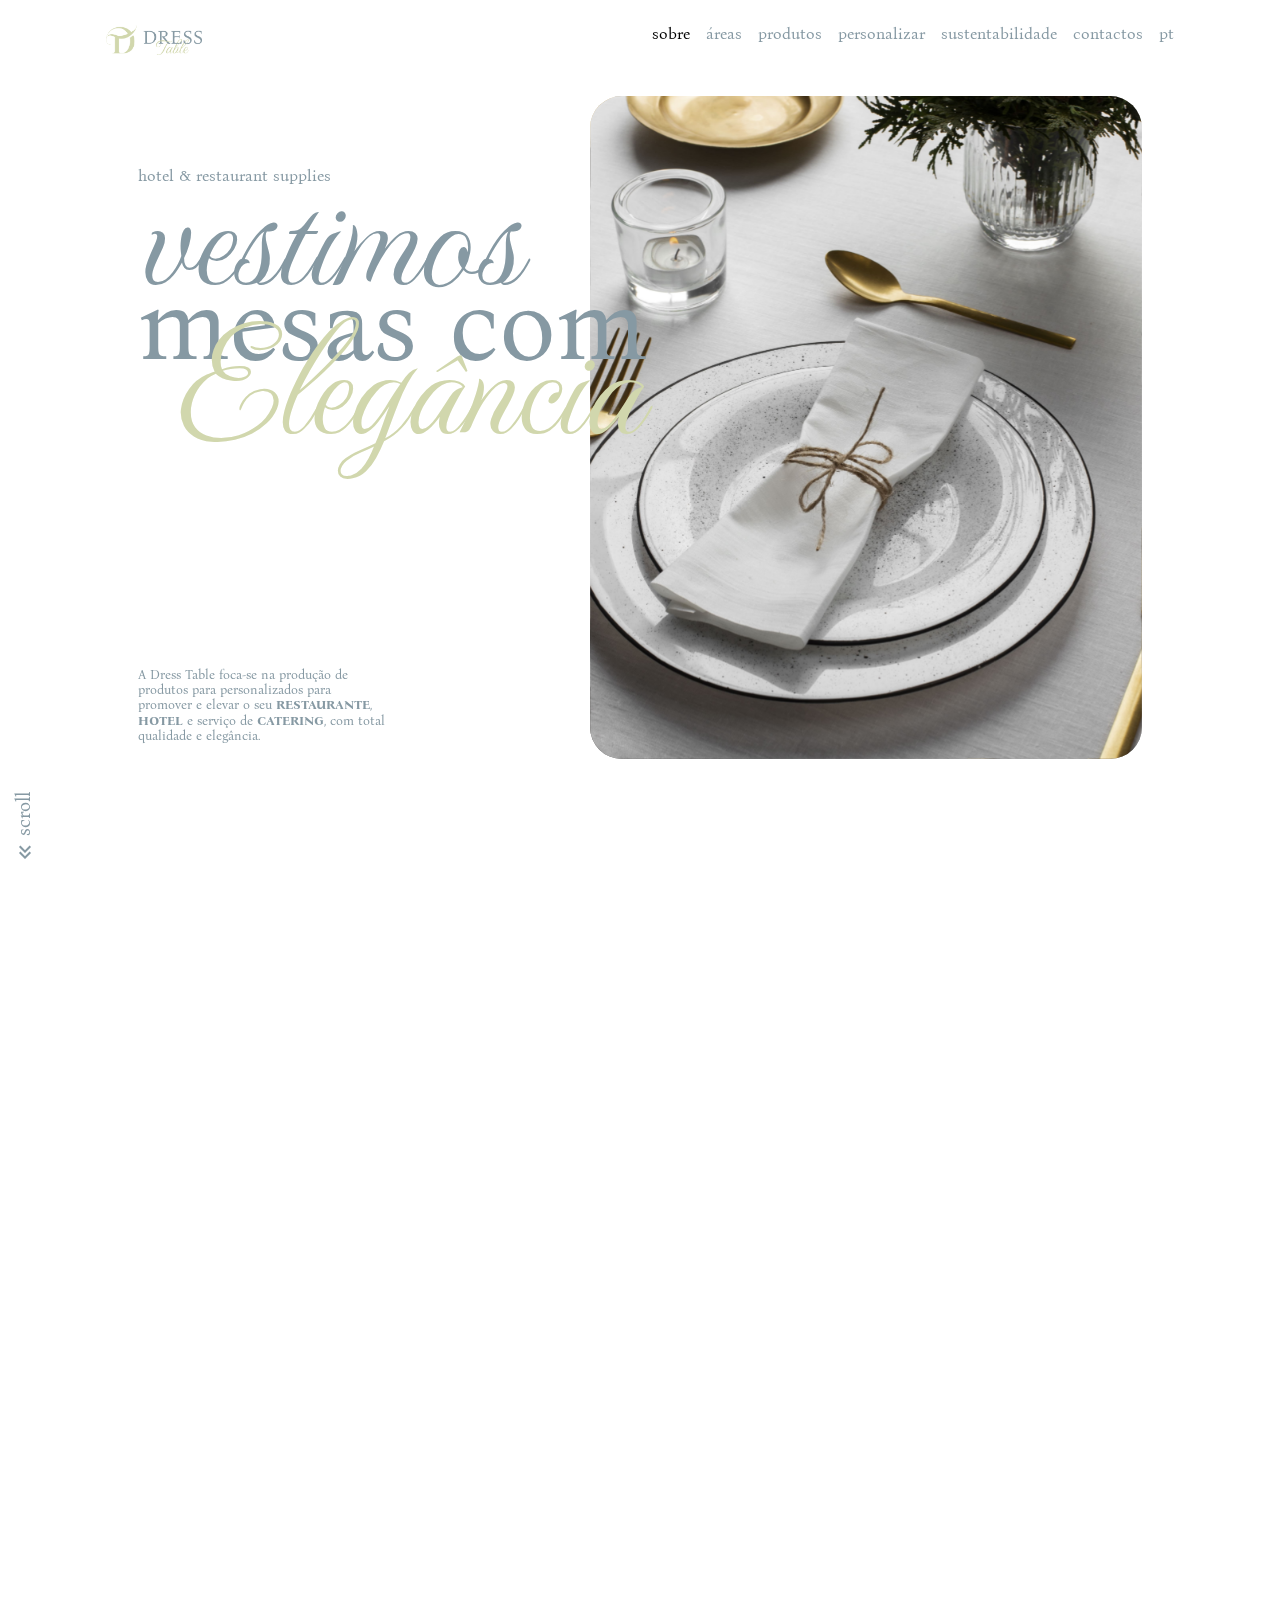
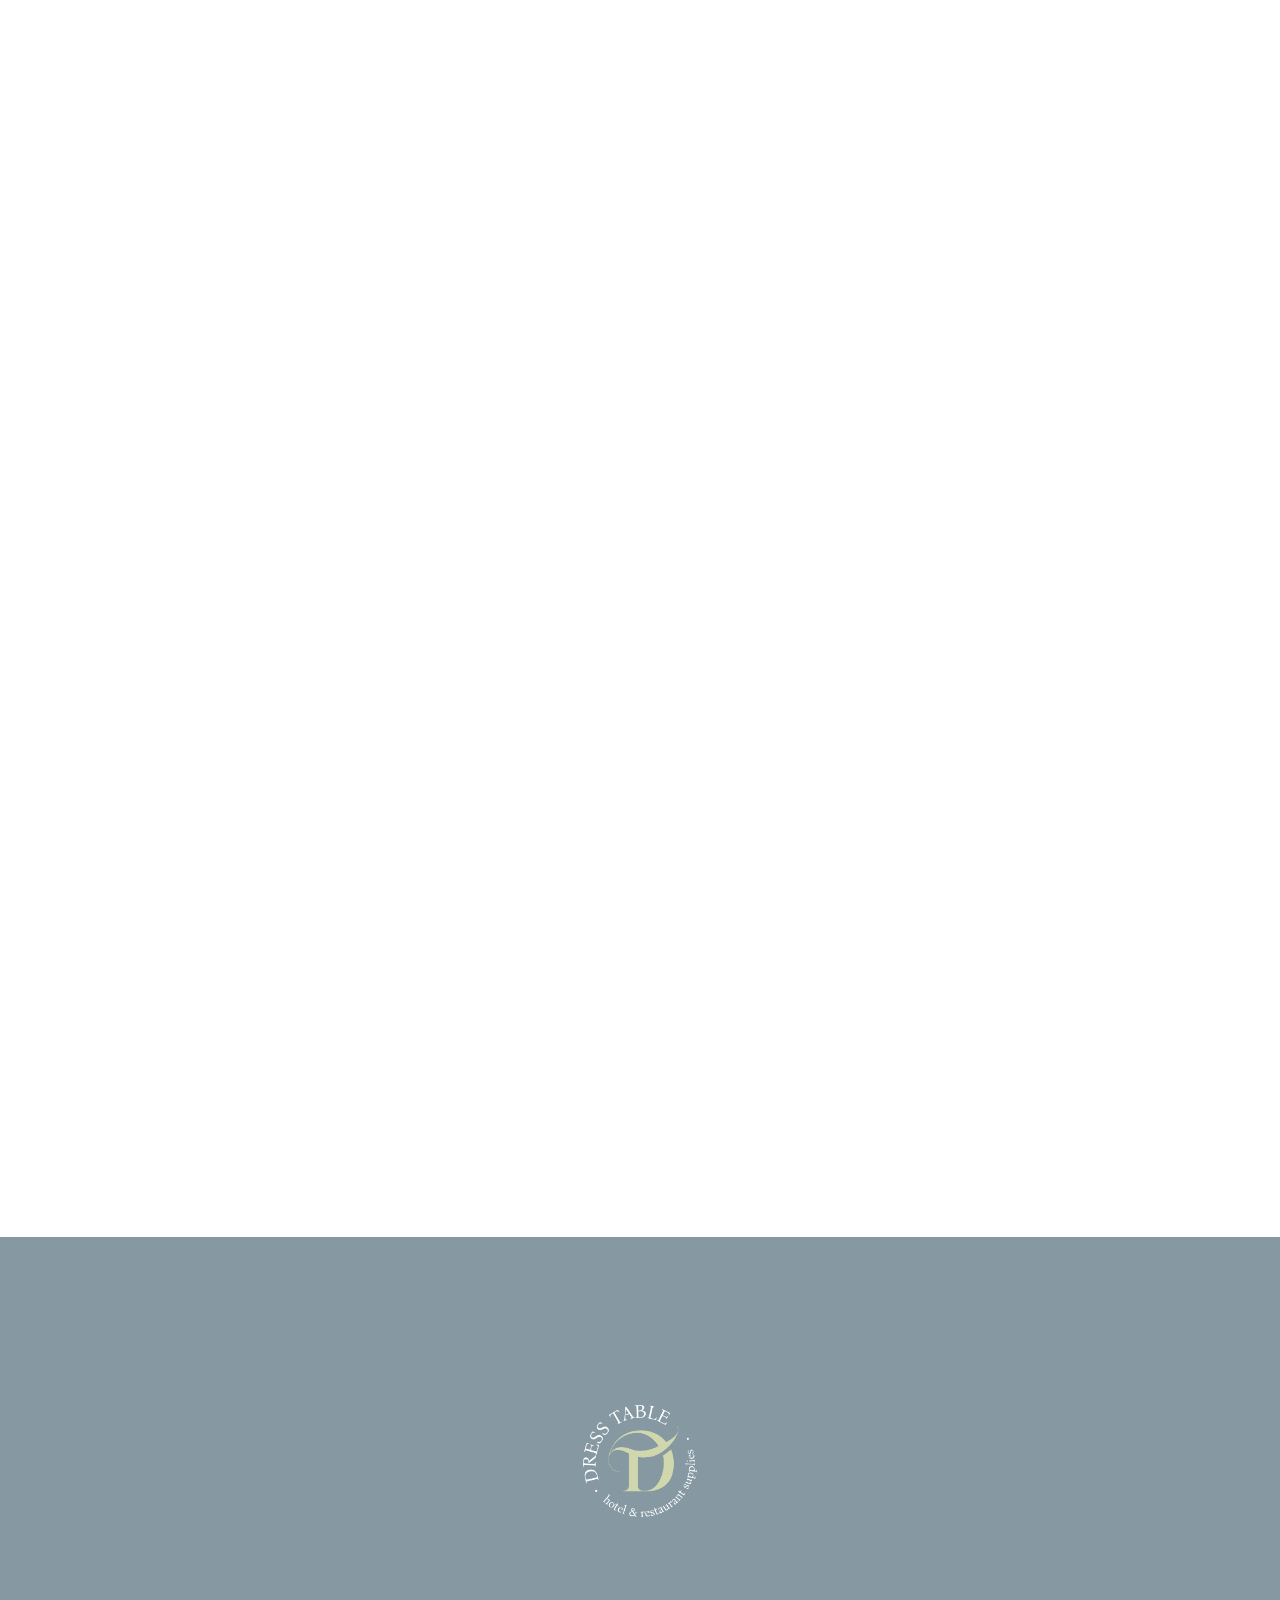
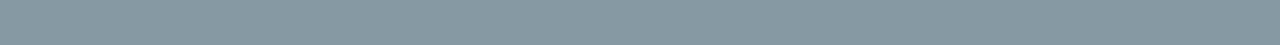
<file: index.html>
<!DOCTYPE html>
<html lang="en">

<head>
    <meta charset="UTF-8">
    <meta name="viewport" c\tent="width=device-width, initial-scale=1.0">
    <title>Dress Table</title>
    <link href="https://cdn.jsdelivr.net/npm/bootstrap@5.3.3/dist/css/bootstrap.min.css" rel="stylesheet"
        integrity="sha384-QWTKZyjpPEjISv5WaRU9OFeRpok6YctnYmDr5pNlyT2bRjXh0JMhjY6hW+ALEwIH" crossorigin="anonymous">
    <script defer src="https://cdn.jsdelivr.net/npm/bootstrap@5.3.3/dist/js/bootstrap.bundle.min.js"
        integrity="sha384-YvpcrYf0tY3lHB60NNkmXc5s9fDVZLESaAA55NDzOxhy9GkcIdslK1eN7N6jIeHz"
        crossorigin="anonymous"></script>
    <link rel="preconnect" href="https://fonts.googleapis.com">
    <link rel="preconnect" href="https://fonts.gstatic.com" crossorigin>
    <link
        href="https://fonts.googleapis.com/css2?family=Bona+Nova:ital,wght@0,400;0,700;1,400&family=MonteCarlo&family=Sora:wght@100..800&display=swap"
        rel="stylesheet">
    <link rel="stylesheet"
        href="https://fonts.googleapis.com/css2?family=Material+Symbols+Outlined:opsz,wght,FILL,GRAD@20..48,100..700,0..1,-50..200&icon_names=arrow_right_alt,keyboard_double_arrow_down" />
    <link rel="stylesheet"
        href="https://fonts.googleapis.com/css2?family=Material+Symbols+Rounded:opsz,wght,FILL,GRAD@20..48,100..700,0..1,-50..200&icon_names=close,menu" />
    <link rel="stylesheet" href="./styles/style.css">
    <script defer src="index.js"></script>
    <link rel="stylesheet" href="./styles/nav.css">
</head>

<body>
    <div id="DummyTop"></div>
    <div class="scrollIndicator d-md-flex d-none" onclick="Scroll()" style="gap: 1rem;">
        <p>scroll</p>
        <span id="arrow" class="material-symbols-outlined"
            style="line-height: 0; padding: 0; margin: 0;">keyboard_double_arrow_down</span>
    </div>


    <div class="d-flex justify-content-center NavWrapper">
        <nav id="Navigation">
            <a class="navbar-brand" href="#" style="display: flex; align-items: center; height: 3rem;">
                <div class="LogoContainer LogoContainerBig" onclick="scroll">
                    <img id="BigLogo" class="Logo activeLogo" src="./imgs/logoH.png" alt="Dress Table Logo">
                    <img id="SmallLogo" class="Logo" src="./imgs/logo.png" alt="Dress Table Logo">
                </div>
            </a>
            <ul id="NC">
                <li class="nav-item mt-lg-0 mt-3">
                    <a class="nav-link active" aria-current="page" href="#">sobre</a>
                </li>
                <li class="nav-item">
                    <a class="nav-link" href="#">áreas</a>
                </li>
                <li class="nav-item">
                    <a class="nav-link" href="./Guardanapos.html">produtos</a>
                </li>
                <li class="nav-item">
                    <a class="nav-link" href="#">personalizar</a>
                </li>
                <li class="nav-item">
                    <a class="nav-link" href="#">sustentabilidade</a>
                </li>
                <li class="nav-item">
                    <a class="nav-link" href="#">contactos</a>
                </li>
                <li class="nav-item">
                    <a class="nav-link" href="#">pt</a>
                </li>
            </ul>
            <button class=" navbar-toggler" type="button" aria-label="Toggle navigation"
                onclick="ChangeNavIcon()">
                <span id="NavToggle"
                    class="material-symbols-rounded d-flex justify-content-center align-items-center">menu</span>
            </button>
        </nav>
    </div>


    <div class="MainContainer container-lg">

        <div class="d-flex justify-content-center align-items-center">
            <div class="HeroWrapper fade-in-up">
                <div class="Hero">
                    <div class="Hero-info">
                        <div class="Hero-info-title highlightCor">hotel & restaurant supplies</div>
                        <div class="Hero-info-big-title  highlightCor">
                            <p><span>vestimos</span> mesas com
                                <span class="Gold">
                                    Elegância
                                </span>
                            </p>
                        </div>
                    </div>
                    <div class="HeroDescWrapper fade-in-up">
                        <div class="HeroDesc highlightCor">
                            <p>A Dress Table foca-se na produção de produtos para personalizados para promover e elevar
                                o
                                seu
                                <b>RESTAURANTE</b>, <b>HOTEL</b> e serviço de <b>CATERING</b>, com total qualidade e
                                elegância.
                            </p>
                        </div>
                    </div>
                    <div class="BannerWrapper">

                        <div id="BannerCrossFade" class="Banner carousel slide carousel-fade" data-bs-ride="carousel"
                            style="z-index: 0;">
                            <div class="carousel-inner h-100">
                                <div class="carousel-item active bg-body">
                                    <img src="./imgs/topVDineTables.jpg" class="d-block SliderImg" alt="...">
                                </div>
                                <div class="carousel-item bg-body">
                                    <img src="./imgs/136_wine-glass-0.webp" class="d-block SliderImg" alt="...">
                                </div>
                                <div class="carousel-item bg-body">
                                    <img src="./imgs/RestaurantHall.webp" class="d-block SliderImg" alt="...">
                                </div>
                            </div>
                        </div>
                    </div>
                </div>
            </div>
        </div>
        <div class="row  productSec">
            <div class="col-12 prodIntro mt-3 fade-in-up">
                <div >
                    <p>produtos personalizados</p>
                    <p style="font-size: 2.8rem; line-height: .95;">elevar a sua marca em cada detalhe</p>
                </div>
            </div>
            <div class="col-md-6 col-xl-4 prodContainer fade-in-up">
                <div>
                    <div class="prodDetail">
                        <div class="prodTitle ">
                            bolsas talheres
                            e acessórios
                        </div>
                        <div class="prodDesc">
                            artigos descartáveis e acessóríos por medida, em diferentes materiais e modelos totalmente
                            personalizáveis
                        </div>
                    </div>
                    <div class="prodImg" style="background-image: url(./imgs/minTableAssort.jpg);">

                    </div>
                </div>
            </div>
            <div class="col-md-6 col-xl-4  prodContainer fade-in-up">
                <div>
                <div class="prodDetail">
                    <div class="prodTitle ">
                        caminha de mesa - runners
                    </div>
                    <div class="prodDesc">
                        confeciondas por medida, personalizáveis, em diferentes tipos de materias descartáveis ou em
                        tecido anti-móda resinado
                    </div>
                </div>
                <div class="prodImg" style="background-image: url(./imgs/caminhademesa.webp);">

                </div>
            </div>
            </div>
            <div class="col-md-6 col-xl-4  prodContainer fade-in-up">
                <div>
                    <div class="prodDetail">
                        <div class="prodTitle ">
                            guardanapos
                            descartáveis
                        </div>
                        <div class="prodDesc">
                            vasta variedade de modelos, em diferentes tipos de materiais descartáveis, do P&P aos
                            materiais da gama tecído-náo-tecído
                        </div>
                    </div>
                    <div onclick="window.location.href='./Guardanapos.html'" class="prodImg"
                        style="background-image: url(./imgs/napkins.webp);">

                    </div>
                </div>
            </div>
            <div class="col-md-6 col-xl-4  prodContainer fade-in-up">
                <div>
                    <div class="prodDetail">
                        <div class="prodTitle ">
                            accessórios de mesa e ementas
                        </div>
                        <div class="prodDesc">
                            vasta gama de ementas-menus e acessóríos adicionais de mesa, em diferentes materiais e
                            modelos, personalizados com a sua marca
                        </div>
                    </div>
                    <div class="prodImg" style="background-image: url(./imgs/Accessories.webp);">

                    </div>
                </div>
            </div>
            <div class="col-md-6 col-xl-4 prodContainer fade-in-up">
                <div>
                    <div class="prodDetail">
                        <div class="prodTitle ">
                            tolhas de mesa anti-nódoa
                        </div>
                        <div class="prodDesc">
                            com confeçáo própria, produzidas por medida, em tecido anti-nódoa resinado, permitindo uma
                            limpeza fácil
                        </div>
                    </div>
                    <div class="prodImg" style="background-image: url(./imgs/tablecloth.webp);">

                    </div>
                </div>
                <div class="btnwrapper d-xl-block d-none fade-in-up">
                    <div class="btn">
                        mais produtos
                    </div>
                </div>
            </div>
            <div class="col-md-6 col-xl-4 prodContainer fade-in-up">
                <div>
                    <div class="prodDetail">
                        <div class="prodTitle ">
                            individuais de mesa
                        </div>
                        <div class="prodDesc">
                            soluçóes de individuais de mesa, de fácil limpeza e de grande resistência, para uma
                            utilização profissional
                        </div>
                    </div>
                    <div class="prodImg" style="background-image: url(./imgs/individuaismesa.webp);">

                    </div>
                </div>
                
            </div>

        </div>
        <div class="row fade-in-up">
            <div class="col-12 d-xl-none d-lg-block">
                <div class="btnwrapper ">
                    <div class="btn">
                        mais produtos
                    </div>
                </div>
            </div>
        </div>
        <div class="row align-items-start SliderWrapper fade-in-up">

            <div class="col-lg-6 d-flex align-items-stretch">
                <div id="carouselExampleFade" class="carousel slide carousel-fade Slider" data-bs-ride="carousel">
                    <div class="carousel-inner">
                        <div class="carousel-item bg-body">
                            <img src="./imgs/sushi.webp" class="d-block w-100" alt="..."
                                style="aspect-ratio: 16 / 11; object-fit: cover; object-position: bottom;">
                        </div>
                        <div class="carousel-item bg-body">
                            <img src="./imgs/guardanapos7.webp" class="d-block w-100" alt="..."
                                style="aspect-ratio: 16 / 11; object-fit: cover; object-position: center;">
                        </div>
                        <div class="carousel-item bg-body">
                            <img src="./imgs/guardanapos8.webp" class="d-block w-100" alt="..."
                                style="aspect-ratio: 16 / 11; object-fit: cover; object-position: center;">
                        </div>
                        <div class="carousel-item bg-body active">
                            <img src="./imgs/guardanapos9.jpg" class="d-block w-100" alt="..."
                                style="aspect-ratio: 16 / 11; object-fit: cover; object-position: center;">
                        </div>
                    </div>
                    <button class="carousel-control-prev" type="button" data-bs-target="#carouselExampleFade"
                        data-bs-slide="prev">
                        <span class="carousel-control-prev-icon" aria-hidden="true"></span>
                        <span class="visually-hidden">Previous</span>
                    </button>
                    <button class="carousel-control-next" type="button" data-bs-target="#carouselExampleFade"
                        data-bs-slide="next">
                        <span class="carousel-control-next-icon" aria-hidden="true"></span>
                        <span class="visually-hidden">Next</span>
                    </button>
                </div>
            </div>
            <div class="col-lg-6 d-flex align-items-stretch align-self-center">
                <div class="SliderDetails">
                    <p class="SliderTitle">áreas que atuamos</p>
                    <p class="SliderDesc ">restauração hotelaria catering-eventos horeca</p>
                </div>
            </div>

        </div>
    </div>
    <div class="footer">
        <div class="Text-Wrapper TextloopContainer fade-in-up">
            <span class="loopingText">fale connosco .</span>
            <span class="loopingText">fale connosco .</span>
            <span class="loopingText">fale connosco .</span>
            <span class="loopingText">fale connosco .</span>
            <span class="loopingText">fale connosco .</span>
            <span class="loopingText">fale connosco .</span>
            <span class="loopingText">fale connosco .</span>
            <span class="loopingText">fale connosco .</span>
            <span class="loopingText">fale connosco .</span>
            <span class="loopingText">fale connosco .</span>
            <span class="loopingText">fale connosco .</span>
            <span class="loopingText">fale connosco .</span>
            <span class="loopingText">fale connosco .</span>
            <span class="loopingText">fale connosco .</span>
            <span class="loopingText">fale connosco .</span>
        </div>
        <img class="footerImg" src="./imgs/logofooter.png" alt="" srcset="">
        <div class="Text-Wrapper fade-in-up"
            style="font-size: 1.2rem; margin-top: 2rem; flex-wrap: wrap; gap: .5rem; color: white;">
            <span>privacidade . </span>
            <span>cookies . </span>
            <span>litígios . </span>
            <span>livro de reclamações</span>
        </div>
        <div class="Text-Wrapper fade-in-up"
            style="font-size: .8rem; margin-top: 0; margin-bottom: 3rem; flex-wrap: wrap; gap: .5rem; color: white;">
            <span>Dress Table, Lda © os direitos reservados . desenvolvido por Bomsite</span>
        </div>
    </div>
    <div id="DummyBottom"></div>
</body>


</html>
</file>
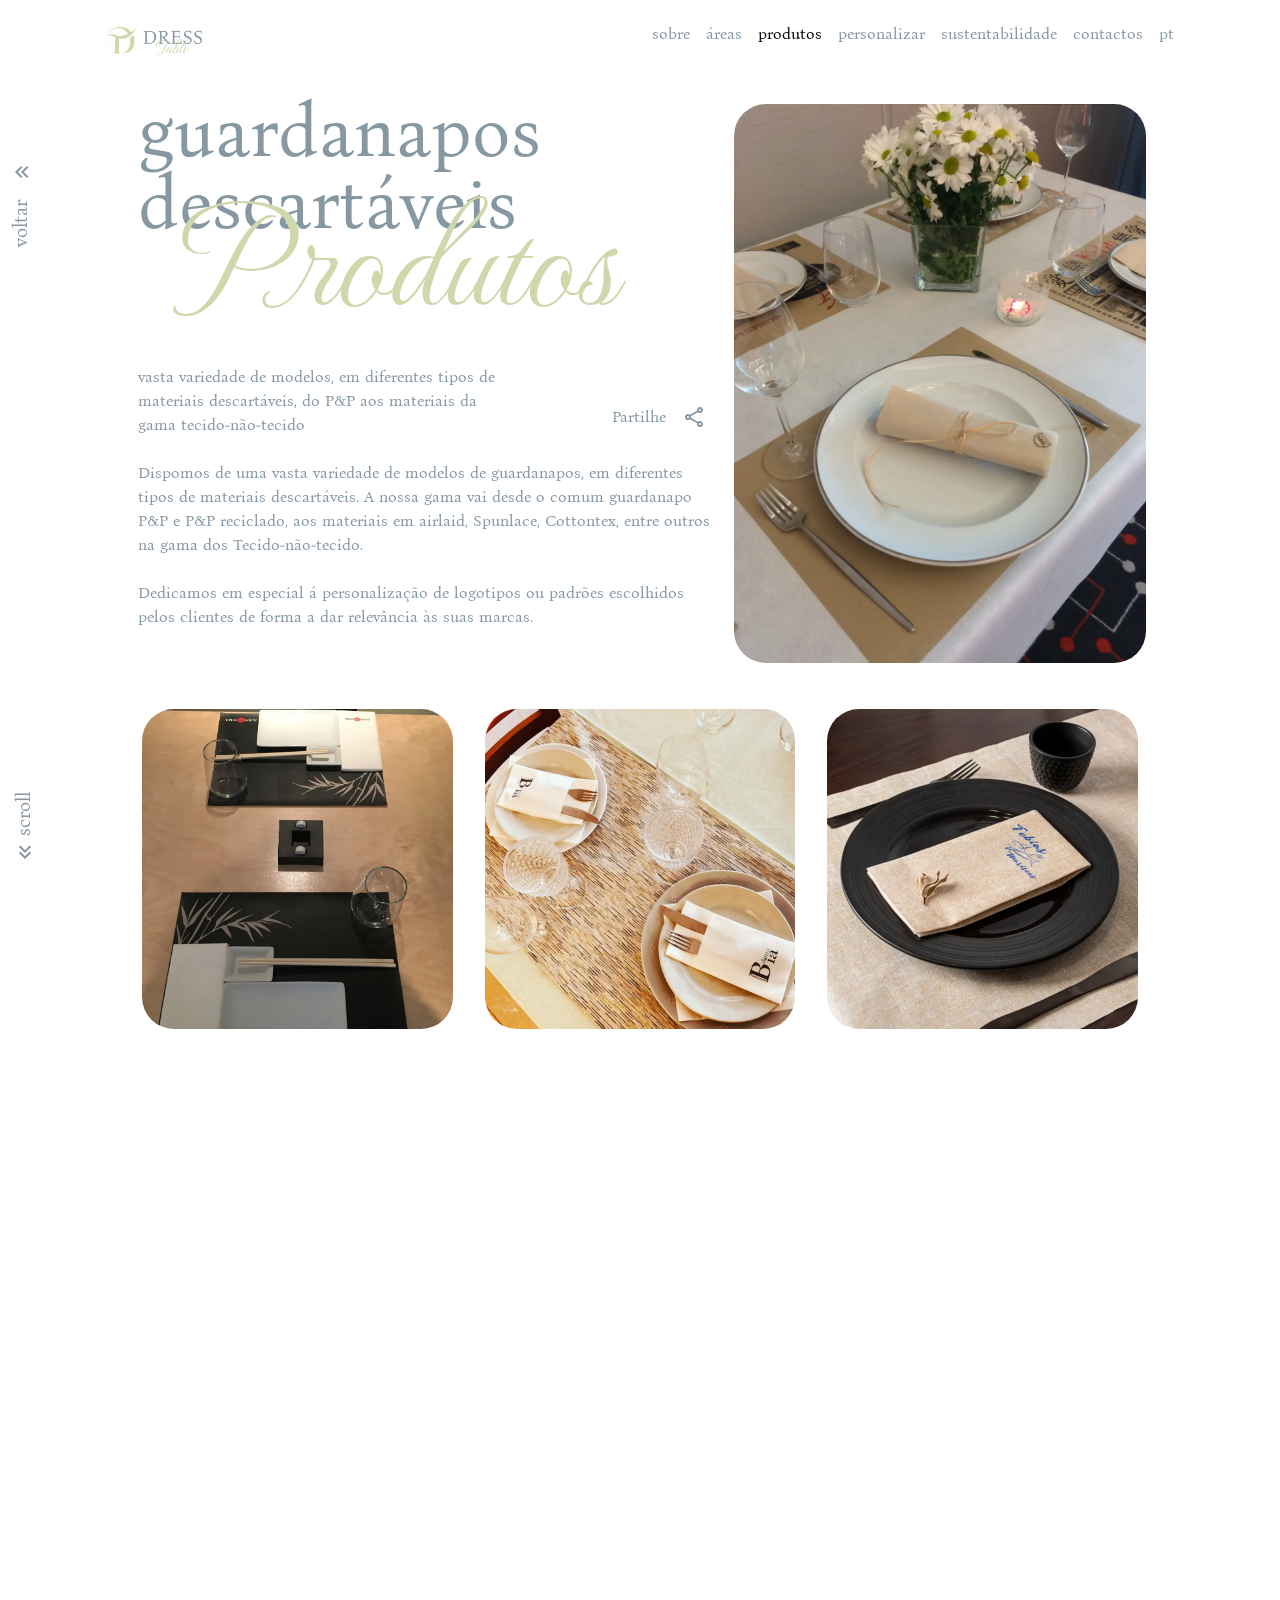
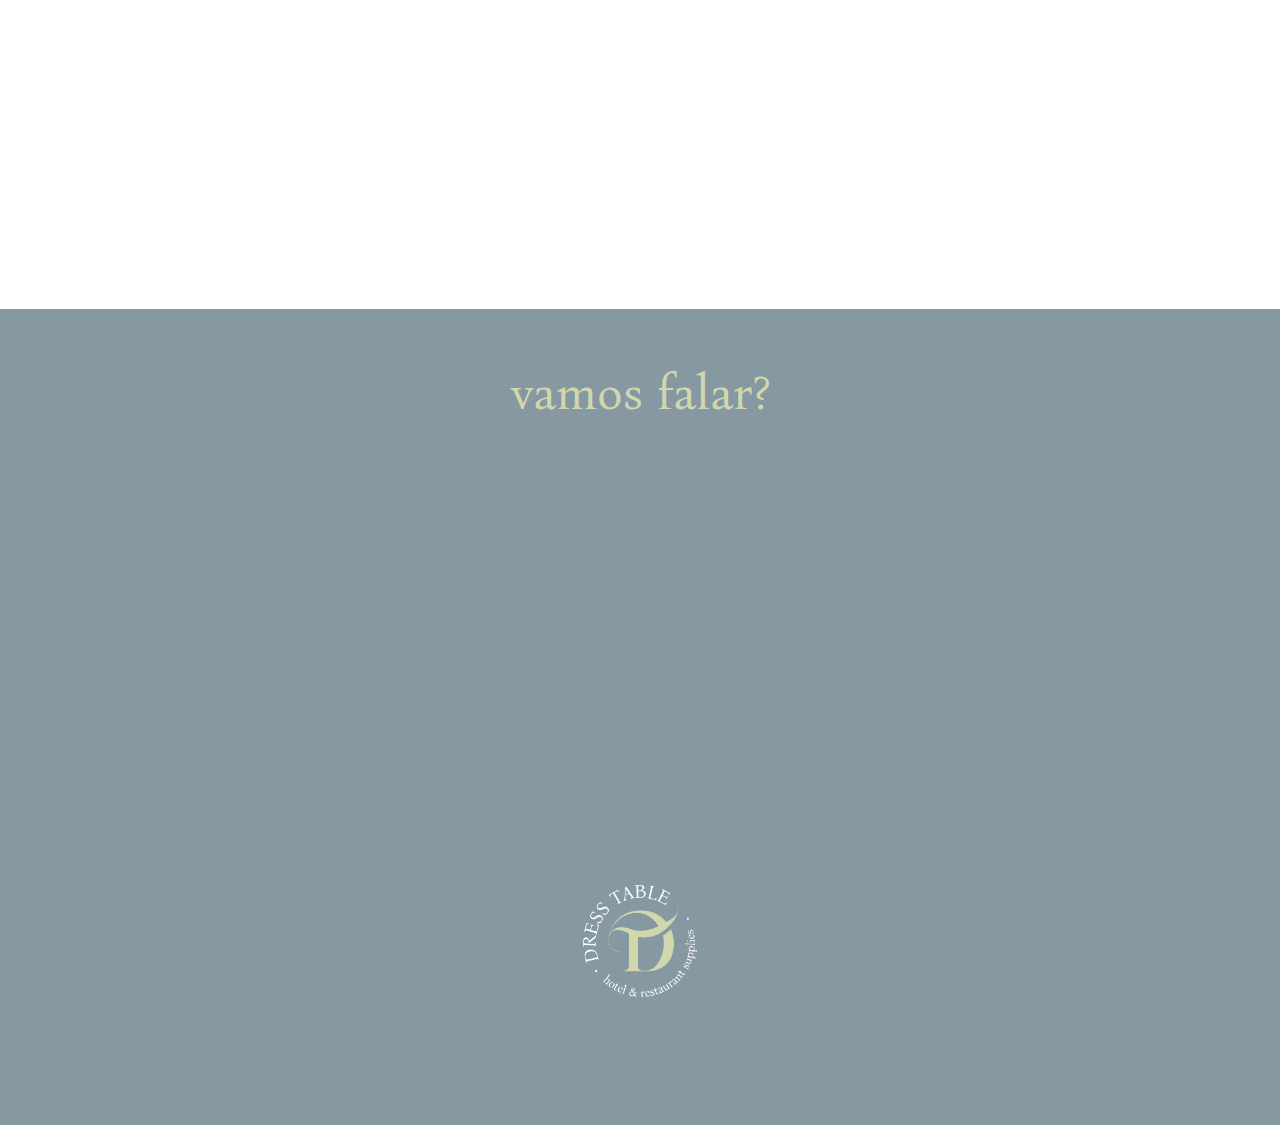
<file: Guardanapos.html>
<!DOCTYPE html>
<html lang="en">

<head>
    <meta charset="UTF-8">
    <meta name="viewport" c\tent="width=device-width, initial-scale=1.0">
    <title>Dress Table</title>
    <link href="https://cdn.jsdelivr.net/npm/bootstrap@5.3.3/dist/css/bootstrap.min.css" rel="stylesheet"
        integrity="sha384-QWTKZyjpPEjISv5WaRU9OFeRpok6YctnYmDr5pNlyT2bRjXh0JMhjY6hW+ALEwIH" crossorigin="anonymous">
    <script defer src="https://cdn.jsdelivr.net/npm/bootstrap@5.3.3/dist/js/bootstrap.bundle.min.js"
        integrity="sha384-YvpcrYf0tY3lHB60NNkmXc5s9fDVZLESaAA55NDzOxhy9GkcIdslK1eN7N6jIeHz"
        crossorigin="anonymous"></script>
    <link rel="preconnect" href="https://fonts.googleapis.com">
    <link rel="preconnect" href="https://fonts.gstatic.com" crossorigin>
    <link
        href="https://fonts.googleapis.com/css2?family=Bona+Nova:ital,wght@0,400;0,700;1,400&family=MonteCarlo&family=Sora:wght@100..800&display=swap"
        rel="stylesheet">
    <link rel="stylesheet"
        href="https://fonts.googleapis.com/css2?family=Material+Symbols+Outlined:opsz,wght,FILL,GRAD@20..48,100..700,0..1,-50..200&icon_names=arrow_right_alt,keyboard_double_arrow_down" />
    <link rel="stylesheet"
        href="https://fonts.googleapis.com/css2?family=Material+Symbols+Rounded:opsz,wght,FILL,GRAD@20..48,100..700,0..1,-50..200&icon_names=close,menu,share" />
    <link rel="stylesheet" href="./styles/style.css">
    <script defer src="index.js"></script>
    <link rel="stylesheet" href="./styles/nav.css">
</head>

<body>
    <div id="DummyTop"></div>
    <div class="GoBackIndicator d-md-flex d-none" onclick="window.location.href='./index.html'" style="gap: 1rem;">
        <span class="material-symbols-outlined">keyboard_double_arrow_down</span>
        <p>voltar</p>
    </div>
    <div class="scrollIndicator d-md-flex d-none" onclick="Scroll()" style="gap: 1rem;">
        <p>scroll</p>
        <span id="arrow" class="material-symbols-outlined">keyboard_double_arrow_down</span>
    </div>
    <div class="d-flex justify-content-center NavWrapper">
        <nav id="Navigation">
            <a class="navbar-brand" href="#" style="display: flex; align-items: center; height: 3rem;">
                <div class="LogoContainer LogoContainerBig" onclick="window.location.href='./index.html'">
                    <img id="BigLogo" class="Logo activeLogo" src="./imgs/logoH.png" alt="Dress Table Logo">
                    <img id="SmallLogo" class="Logo" src="./imgs/logo.png" alt="Dress Table Logo">
                </div>
            </a>
            <ul id="NC">
                <li class="nav-item mt-lg-0 mt-3">
                    <a class="nav-link" aria-current="page" href="./index.html">sobre</a>
                </li>
                <li class="nav-item">
                    <a class="nav-link" href="#">áreas</a>
                </li>
                <li class="nav-item">
                    <a class="nav-link active" href="#">produtos</a>
                </li>
                <li class="nav-item">
                    <a class="nav-link" href="#">personalizar</a>
                </li>
                <li class="nav-item">
                    <a class="nav-link" href="#">sustentabilidade</a>
                </li>
                <li class="nav-item">
                    <a class="nav-link" href="#">contactos</a>
                </li>
                <li class="nav-item">
                    <a class="nav-link" href="#">pt</a>
                </li>
            </ul>
            <button class="navbar-toggler" type="button" data-bs-toggle="collapse" aria-label="Toggle navigation"
                onclick="ChangeNavIcon()">
                <span id="NavToggle"
                    class="material-symbols-rounded d-flex justify-content-center align-items-center">menu</span>
            </button>
        </nav>
    </div>
    <div class="MainContainer container-lg">
        <div class="row fade-in-up">
            <div class="col-lg-7 d-lg-block d-none ">
                <div class="d-flex flex-column gap-2 justify-content-center align-items-end prodFonts"
                    style="height: 100%; border-radius: 2rem;">
                    <div class="Hero-info-big-title prodPageTilte  highlightCor">
                        <p>guardanapos descartáveis
                            <span class="Gold">
                                Produtos
                            </span>
                        </p>
                    </div>
                    <div class="row">
                        <p class="col-8" style="font-size: 1rem;">
                            vasta variedade de modelos, em diferentes tipos de materiais descartáveis, do P&P aos
                            materiais da gama tecido-não-tecido
                        </p>
                        <p class="col-4 d-flex align-items-end justify-content-end"> <span class="p-2">Partilhe</span>
                            <span class="p-2 material-symbols-rounded">
                                share
                            </span>
                        </p>
                    </div>
                    <p>

                        Dispomos de uma vasta variedade de modelos de guardanapos, em
                        diferentes tipos de materiais descartáveis. A nossa gama vai desde o comum guardanapo P&P e P&P
                        reciclado, aos materiais em airlaid, Spunlace,
                        Cottontex, entre outros na gama dos Tecido-não-tecido. </p>
                    <p>
                        Dedicamos em especial á personalização de logotipos ou padrões escolhidos pelos clientes de
                        forma a dar relevância às suas marcas.
                    </p>
                </div>
            </div>
            <div class="col-md-12 d-lg-none d-block ">
                <div class="Hero-info-big-title prodPageTilte highlightCor justify-content-start">
                    <p>guardanapos descartáveis
                        <span class="Gold">
                            Produtos
                        </span>
                    </p>
                </div>
                <div class="row">
                    <p class="col-8" style="font-size: 1rem;">
                        vasta variedade de modelos, em diferentes tipos de materiais descartáveis, do P&P aos
                        materiais da gama tecido-não-tecido
                    </p>
                    <p class="col-4 d-flex align-items-end justify-content-end"> <span class="p-2">Partilhe</span>
                        <span class="p-2 material-symbols-rounded">
                            share
                        </span>
                    </p>
                </div>
            </div>
            <div class="col-lg-5 col-md-12 p-2">
                <div class="ProdPageBanner ">
                </div>
            </div>
            <div class="col-md-12 d-lg-none d-block mt-5">
                <p>

                    Dispomos de uma vasta variedade de modelos de guardanapos, em
                    diferentes tipos de materiais descartáveis. A nossa gama vai desde o comum guardanapo P&P e P&P
                    reciclado, aos materiais em airlaid, Spunlace,
                    Cottontex, entre outros na gama dos Tecido-não-tecido. </p>
                <p>
                    Dedicamos em especial á personalização de logotipos ou padrões escolhidos pelos clientes de
                    forma a dar relevância às suas marcas.
                </p>
            </div>
        </div>
        <div class="row mt-5 ">
            <div class="col-xl-4 col-md-6 p-3 fade-in-up">
                <div
                    style="height: 20rem; border-radius: 2rem; background-image: url('./imgs/guardanapos1.webp'); background-position: center; background-size: cover;">
                </div>
            </div>
            <div class="col-xl-4 col-md-6 p-3 fade-in-up">
                <div
                    style="height: 20rem; border-radius: 2rem; background-image: url('./imgs/guardanapos2.webp'); background-position: center; background-size: cover;">
                </div>
            </div>
            <div class="col-xl-4 col-md-6 p-3 fade-in-up">
                <div
                    style="height: 20rem; border-radius: 2rem; background-image: url('./imgs/guardanapos3.webp'); background-position: center; background-size: cover;">
                </div>
            </div>
            <div class="col-xl-4 col-md-6 p-3 fade-in-up">
                <div
                    style="height: 20rem; border-radius: 2rem; background-image: url('./imgs/guardanapos4.webp'); background-position: center; background-size: cover;">
                </div>
            </div>
            <div class="col-xl-4 col-md-6 p-3 fade-in-up">
                <div
                    style="height: 20rem; border-radius: 2rem; background-image: url('./imgs/guardanapos5.webp'); background-position: center; background-size: cover;">
                </div>
            </div>
            <div class="col-xl-4 col-md-6 p-3 fade-in-up">
                <div
                    style="height: 20rem; border-radius: 2rem; background-image: url('./imgs/guardanapos6.webp'); background-position: center; background-size: cover;">
                </div>
            </div>
        </div>
        <div class="row mt-5 p-2">
            <div class="col-12 ">
                <div class="row ecoFriendlyBanner" style="position: relative; max-height: 400px;">
                    <div class="col-12 d-md-none" st yle="height: 50%;"></div>
                    <div
                        class="col-lg-6 col-md-8 col-12 d-flex flex-column justify-content-center  p-5 ecoWrapper">
                        <div class="ecoFriendly flex-column highlightCor fade-in-up" style="width: auto;">
                            <p style=" color: #D1D7AD;">Produto <br> Sustantavel </p>
                            <p style=" color: white;">
                                <span class="Gold text-center"
                                    style="  align-items: center; display: flex; justify-content: center; height: 2rem; margin-bottom: 2rem;  transform: translate(0);">
                                    eco-friendly
                                </span>
                            </p>
                            <p style="color: white; font-size: 0.8rem; text-align: left; line-height: 1;">
                                Honramos a responsabilidade e compromisso pela sua saúde e pela sustentabilidade do
                                nosso
                                planeta. Os nossos produtos são certificados e reciclados, garantindo a personalização
                                por
                                recurso a impressão com tintas alimentares livres de substâncias altamente tóxicas.</p>
                        </div>

                    </div>

                </div>
            </div>
        </div>

    </div>
    </div>
    <div class="footer">
        <div style="max-width: 700px; width: 100%; padding: 0 2rem;">
            <p class="text-center mt-5 " style="color: #d1d7ad; font-size: 3rem;">vamos falar?</p>
            <form action="" class="forum fade-in-up">
                <div style="grid-column: span 2; background-color: white; color: black; padding: 1rem; display: flex; align-items: center; border-radius: 1rem;"
                    contenteditable="true">nome pessoa de contacto</div>
                <div style="background-color: white; color: black; padding: 1rem; display: flex; align-items: center; border-radius: 1rem;"
                    contenteditable="true">email*</div>
                <div style="background-color: white; color: black; padding: 1rem; display: flex; align-items: center; border-radius: 1rem;"
                    contenteditable="true">contacto*</div>
                <div style="background-color: white; color: black; padding: 1rem; display: flex; align-items: center; border-radius: 1rem;"
                    contenteditable="true">área-atividade*</div>
                <div style="background-color: white; color: black; padding: 1rem; display: flex; align-items: center; border-radius: 1rem;"
                    contenteditable="true">nome do estabelecimento*</div>
                <div style="grid-column: span 2;  background-color: white; color: black; padding: 1rem; display: flex; align-items: start; border-radius: 1rem;"
                    contenteditable="true">mensagen*</div>
                <div class="d-flex flex-md-row flex-column"
                    style="justify-content: space-between; align-items: cente; grid-column: span 2;">
                    <div class="align-self-md-center align-self-sm-start"> <input class="form-check-input "
                            type="checkbox" value="" id="flexCheckDefault"
                            style="background-color: transparent; margin-right: .3rem; ">
                        <label class="form-check-label" for="flexCheckDefault"
                            style="min-width: 50px; width: 100%; max-width: 365px; font-size: .8rem; line-height: 1;  font-family: 'Sora', serif; font-weight: 100;">
                            Li e aceito o processamento dos meus dados pessoais de acordo com a Política de Privacidade
                        </label>
                    </div>
                    <div class="align-self-md-center align-self-end"
                        style="display: flex; justify-content: center; align-items: center; gap: 1rem;">
                        <p style="color: #d1d7ad; font-size: 2rem; ">enviar</p>
                        <div class="EnviarBtn">
                            <span style="transform: rotate(-45deg)" class="material-symbols-outlined">
                                arrow_right_alt
                            </span>
                        </div>
                    </div>
                </div>
            </form>
        </div>
        <img class="footerImg" src="./imgs/logofooter.png" alt="" srcset="">
        <div class="Text-Wrapper fade-in-up"
            style="font-size: 1.2rem; margin-top: 2rem; flex-wrap: wrap; gap: .5rem; color: white;">
            <span>privacidade . </span>
            <span>cookies . </span>
            <span>litígios . </span>
            <span>livro de reclamações</span>
        </div>
        <div class="Text-Wrapper fade-in-up"
            style="font-size: .8rem; margin-top: 0; margin-bottom: 3rem; flex-wrap: wrap; gap: .5rem; color: white;">
            <span>Dress Table, Lda © os direitos reservados . desenvolvido por Bomsite</span>
        </div>
    </div>
    <div id="DummyBottom"></div>
</body>


</html>
</file>
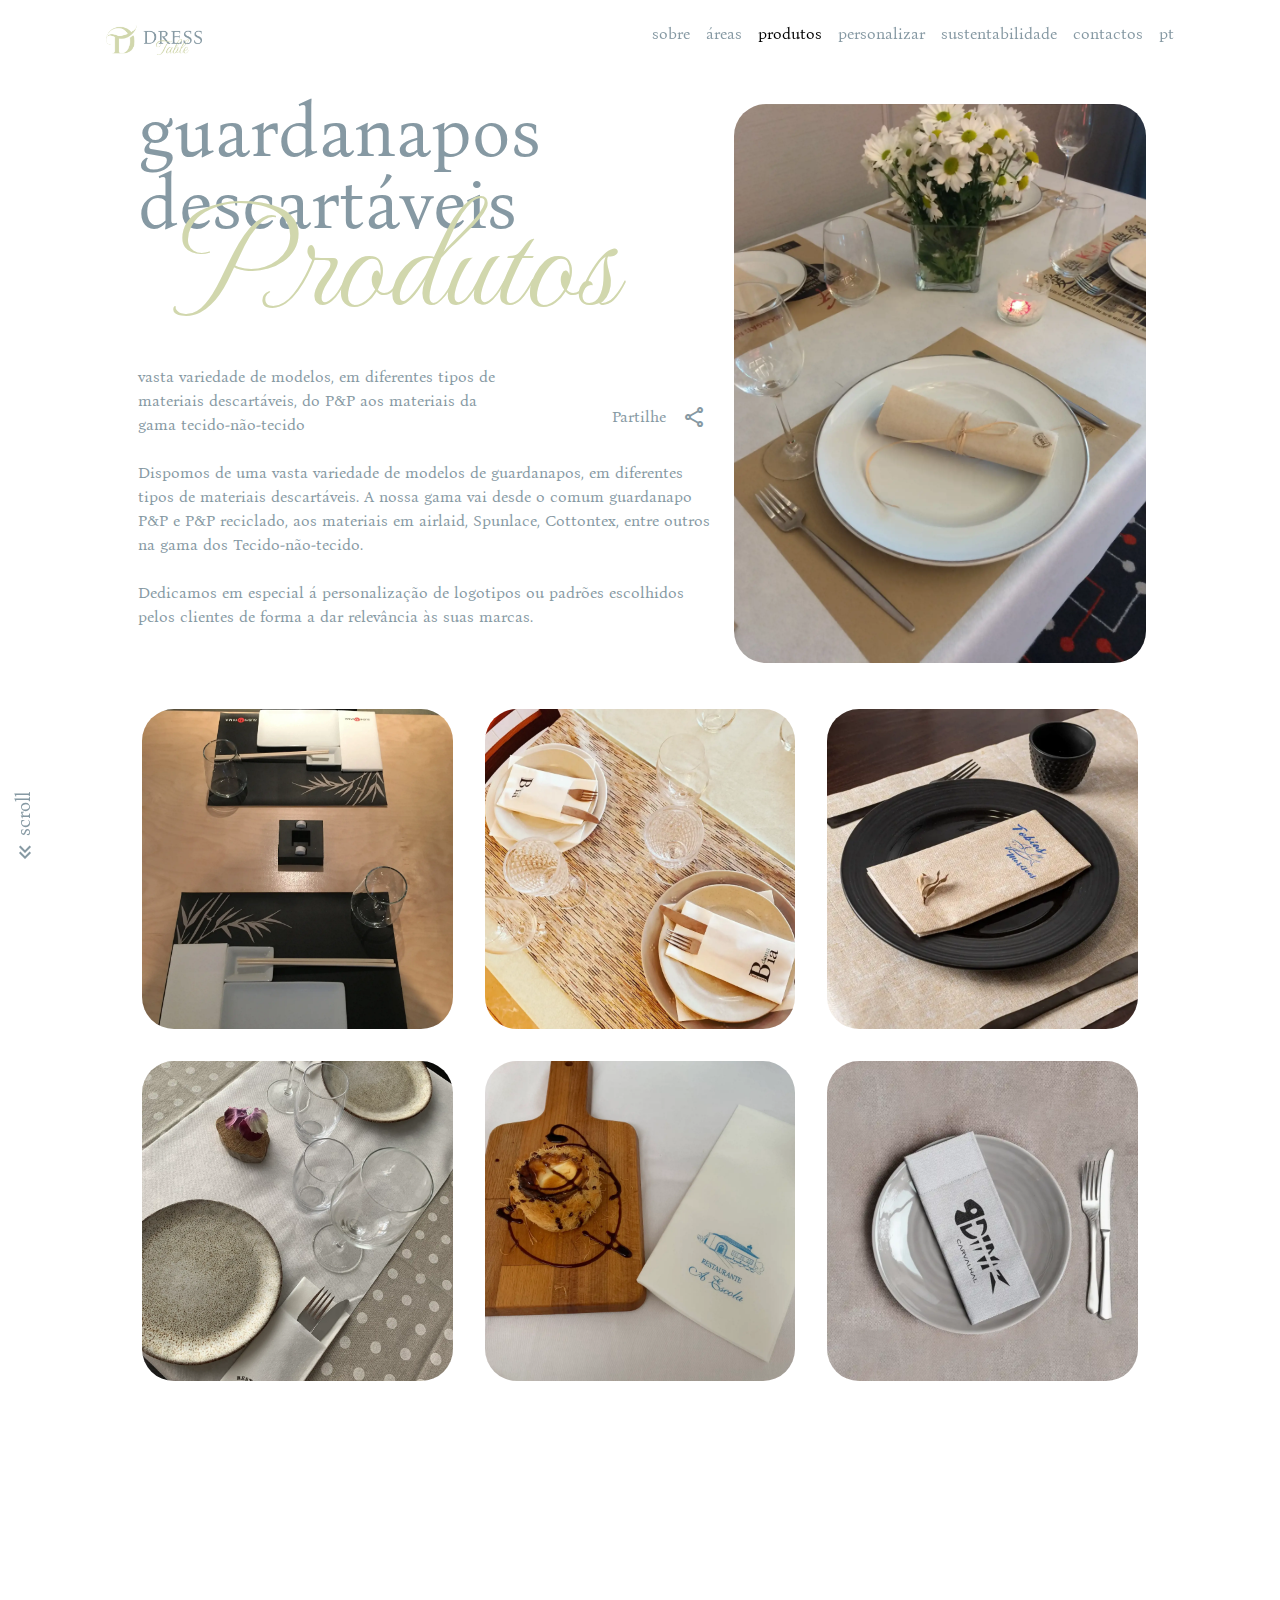
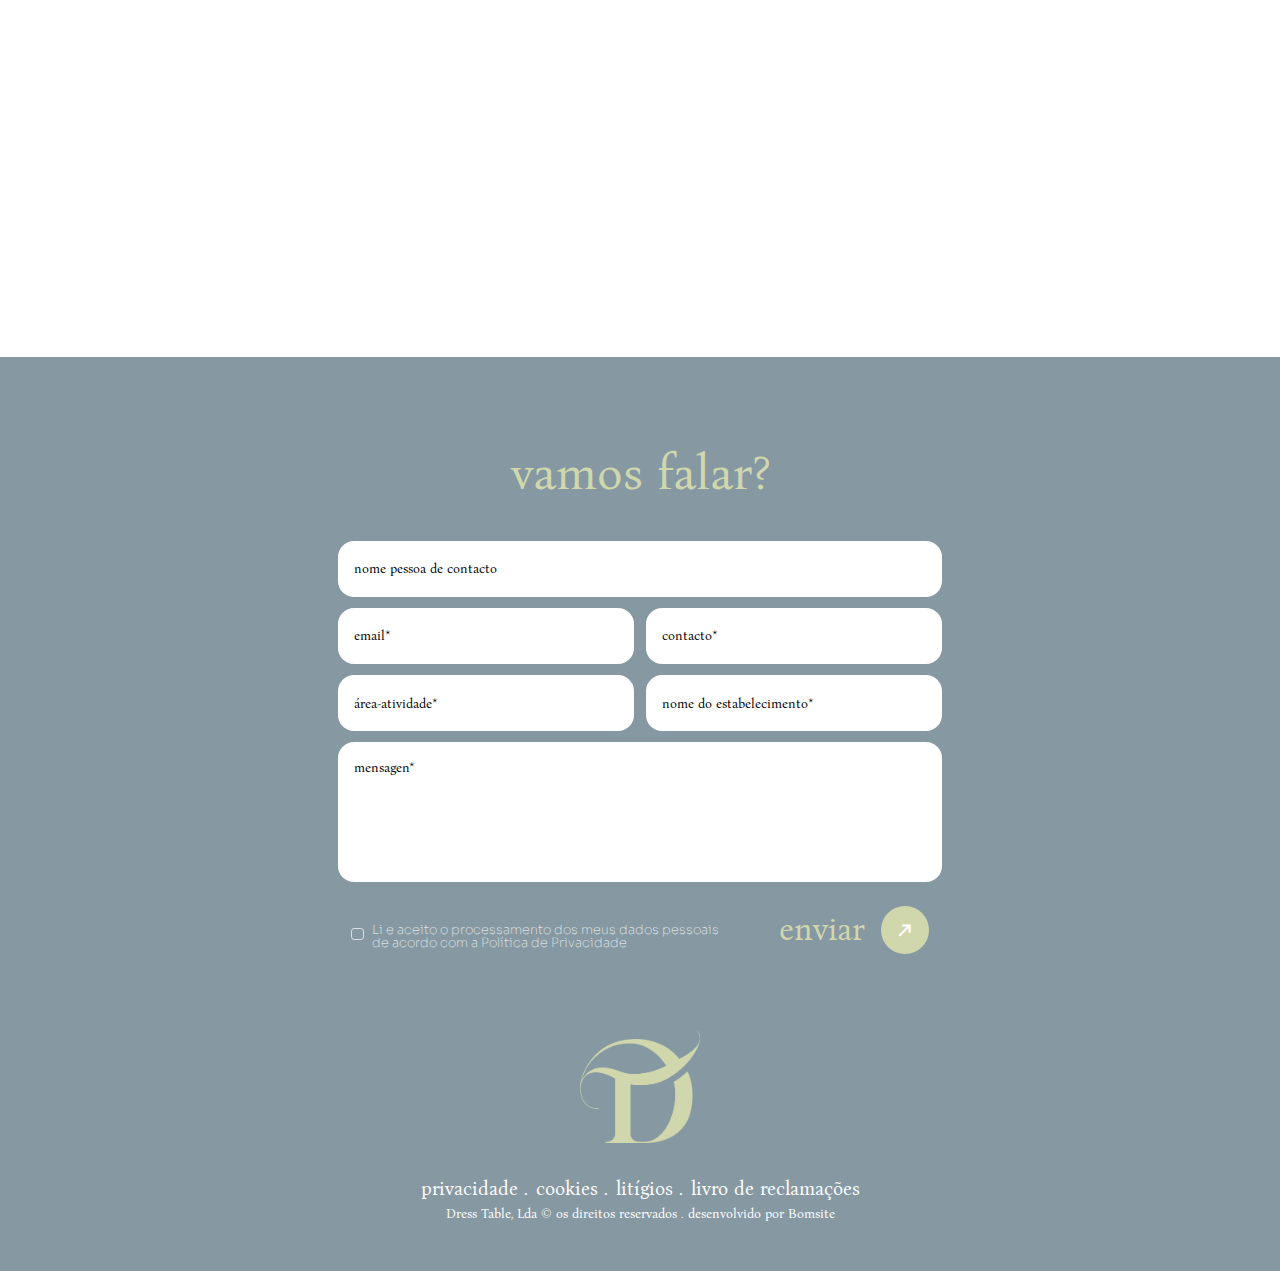
<file: Products.html>
<!DOCTYPE html>
<html lang="en">

<head>
    <meta charset="UTF-8">
    <meta name="viewport" c\tent="width=device-width, initial-scale=1.0">
    <title>Dress Table</title>
    <link href="https://cdn.jsdelivr.net/npm/bootstrap@5.3.3/dist/css/bootstrap.min.css" rel="stylesheet"
        integrity="sha384-QWTKZyjpPEjISv5WaRU9OFeRpok6YctnYmDr5pNlyT2bRjXh0JMhjY6hW+ALEwIH" crossorigin="anonymous">
    <script defer src="https://cdn.jsdelivr.net/npm/bootstrap@5.3.3/dist/js/bootstrap.bundle.min.js"
        integrity="sha384-YvpcrYf0tY3lHB60NNkmXc5s9fDVZLESaAA55NDzOxhy9GkcIdslK1eN7N6jIeHz"
        crossorigin="anonymous"></script>
    <link rel="preconnect" href="https://fonts.googleapis.com">
    <link rel="preconnect" href="https://fonts.gstatic.com" crossorigin>
    <link
        href="https://fonts.googleapis.com/css2?family=Bona+Nova:ital,wght@0,400;0,700;1,400&family=MonteCarlo&family=Sora:wght@100..800&display=swap"
        rel="stylesheet">
    <link rel="stylesheet"
        href="https://fonts.googleapis.com/css2?family=Material+Symbols+Outlined:opsz,wght,FILL,GRAD@20..48,100..700,0..1,-50..200&icon_names=arrow_right_alt,keyboard_double_arrow_down" />
    <link rel="stylesheet"
        href="https://fonts.googleapis.com/css2?family=Material+Symbols+Rounded:opsz,wght,FILL,GRAD@20..48,100..700,0..1,-50..200&icon_names=close,menu,share" />
    <link rel="stylesheet" href="./styles/style.css">
    <script defer src="index.js"></script>
    <link rel="stylesheet" href="./styles/nav.css">
</head>

<body>
    <div id="DummyTop"></div>
    <div class="scrollIndicator" onclick="Scroll()" style="gap: 1rem;">
        <p >scroll</p>
        <span id="arrow" class="material-symbols-outlined" >keyboard_double_arrow_down</span>
    </div>
    <div class="d-flex justify-content-center NavWrapper">
        <nav id="Navigation">
            <a class="navbar-brand" href="#" style="display: flex; align-items: center; height: 3rem;">
                <div class="LogoContainer LogoContainerBig">
                    <img id="BigLogo" class="Logo activeLogo" src="./imgs/logoH.png" alt="Dress Table Logo">
                    <img id="SmallLogo" class="Logo" src="./imgs/logo.png" alt="Dress Table Logo">
                </div>
            </a>
            <ul id="NC">
                <li class="nav-item mt-lg-0 mt-3">
                    <a class="nav-link" aria-current="page" href="./index.html">sobre</a>
                </li>
                <li class="nav-item">
                    <a class="nav-link" href="#">áreas</a>
                </li>
                <li class="nav-item">
                    <a class="nav-link active" href="#">produtos</a>
                </li>
                <li class="nav-item">
                    <a class="nav-link" href="#">personalizar</a>
                </li>
                <li class="nav-item">
                    <a class="nav-link" href="#">sustentabilidade</a>
                </li>
                <li class="nav-item">
                    <a class="nav-link" href="#">contactos</a>
                </li>
                <li class="nav-item">
                    <a class="nav-link" href="#">pt</a>
                </li>
            </ul>
            <button class=" navbar-toggler" type="button" data-bs-toggle="collapse" aria-label="Toggle navigation"
                style="background-color: #d1d7ad; border: none; color: white; border-radius: 50%; height: 3rem; width: 3rem; justify-content: center; align-items: center;"
                onclick="ChangeNavIcon()">
                <span id="NavToggle"
                    class="material-symbols-rounded d-flex justify-content-center align-items-center">menu</span>
            </button>
        </nav>
    </div>
    <div class="MainContainer container-lg">
        <div class="row m5-5">
            <div class="col-lg-7 d-lg-block d-none ">
                <div class="d-flex flex-column gap-2 justify-content-center align-items-end prodFonts"
                    style="height: 100%; border-radius: 2rem;">
                    <div class="Hero-info-big-title prodPageTilte  highlightCor">
                        <p>guardanapos descartáveis
                            <span class="Gold">
                                Produtos
                            </span>
                        </p>
                    </div>
                    <div class="row">
                        <p class="col-8" style="font-size: 1rem;">
                            vasta variedade de modelos, em diferentes tipos de materiais descartáveis, do P&P aos
                            materiais da gama tecido-não-tecido
                        </p>
                        <p class="col-4 d-flex align-items-end justify-content-end"> <span class="p-2">Partilhe</span>
                            <span class="p-2 material-symbols-rounded">
                                share
                            </span>
                        </p>
                    </div>
                    <p>

                        Dispomos de uma vasta variedade de modelos de guardanapos, em
                        diferentes tipos de materiais descartáveis. A nossa gama vai desde o comum guardanapo P&P e P&P
                        reciclado, aos materiais em airlaid, Spunlace,
                        Cottontex, entre outros na gama dos Tecido-não-tecido. </p>
                    <p>
                        Dedicamos em especial á personalização de logotipos ou padrões escolhidos pelos clientes de
                        forma a dar relevância às suas marcas.
                    </p>
                </div>
            </div>
            <div class="col-md-12 d-lg-none d-block ">
                <div class="Hero-info-big-title prodPageTilte highlightCor justify-content-start">
                    <p>individuais de mesa
                        <span class="Gold">
                            Produtos
                        </span>
                    </p>
                </div>
                <div class="row">
                    <p class="col-8" style="font-size: 1rem;">
                        vasta variedade de modelos, em diferentes tipos de materiais descartáveis, do P&P aos
                        materiais da gama tecido-não-tecido
                    </p>
                    <p class="col-4 d-flex align-items-end justify-content-end"> <span class="p-2">Partilhe</span>
                        <span class="p-2 material-symbols-rounded">
                            share
                        </span>
                    </p>
                </div>
            </div>
            <div class="col-lg-5 col-md-12 p-2">
                <div class="ProdPageBanner ">
                </div>
            </div>
            <div class="col-md-12 d-lg-none d-block mt-5">
                <p>

                    Dispomos de uma vasta variedade de modelos de guardanapos, em
                    diferentes tipos de materiais descartáveis. A nossa gama vai desde o comum guardanapo P&P e P&P
                    reciclado, aos materiais em airlaid, Spunlace,
                    Cottontex, entre outros na gama dos Tecido-não-tecido. </p>
                <p>
                    Dedicamos em especial á personalização de logotipos ou padrões escolhidos pelos clientes de
                    forma a dar relevância às suas marcas.
                </p>
            </div>
        </div>
        <div class="row mt-5 ">
            <div class="col-xl-4 col-md-6 p-3">
                <div
                    style="height: 20rem; border-radius: 2rem; background-image: url('./imgs/guardanapos1.webp'); background-position: center; background-size: cover;">
                </div>
            </div>
            <div class="col-xl-4 col-md-6 p-3">
                <div
                    style="height: 20rem; border-radius: 2rem; background-image: url('./imgs/guardanapos2.webp'); background-position: center; background-size: cover;">
                </div>
            </div>
            <div class="col-xl-4 col-md-6 p-3">
                <div
                    style="height: 20rem; border-radius: 2rem; background-image: url('./imgs/guardanapos3.webp'); background-position: center; background-size: cover;">
                </div>
            </div>
            <div class="col-xl-4 col-md-6 p-3">
                <div
                    style="height: 20rem; border-radius: 2rem; background-image: url('./imgs/guardanapos4.webp'); background-position: center; background-size: cover;">
                </div>
            </div>
            <div class="col-xl-4 col-md-6 p-3">
                <div
                    style="height: 20rem; border-radius: 2rem; background-image: url('./imgs/guardanapos5.webp'); background-position: center; background-size: cover;">
                </div>
            </div>
            <div class="col-xl-4 col-md-6 p-3">
                <div
                    style="height: 20rem; border-radius: 2rem; background-image: url('./imgs/guardanapos6.webp'); background-position: center; background-size: cover;">
                </div>
            </div>
        </div>
        <div class="row mt-5 p-2">
            <div class="col-12 mt-5">
                <div class="row ecoFriendlyBanner" style="position: relative; max-height: 400px;">
                    <div class="col-12 d-md-none" st yle="height: 50%;"></div>
                    <div
                        class="col-lg-6 col-md-8 col-12 d-flex flex-column justify-content-center text-center p-5 ecoWrapper">
                        <div class="ecoFriendly flex-column highlightCor" style="width: auto;">
                            <p style=" color: white;">Produto <br> Sustantavel
                                <span class="Gold text-center"
                                    style="  align-items: center; display: flex; justify-content: center; height: 2rem; margin-bottom: 2rem;  transform: translate(0);">
                                    eco-friendly
                                </span>
                            </p>
                            <p style="color: white; font-size: 0.8rem; text-align: left; line-height: 1;">
                                Honramos a responsabilidade e compromisso pela sua saúde e pela sustentabilidade do
                                nosso
                                planeta. Os nossos produtos são certificados e reciclados, garantindo a personalização
                                por
                                recurso a impressão com tintas alimentares livres de substâncias altamente tóxicas.</p>
                        </div>

                    </div>

                </div>
            </div>
        </div>

    </div>
    </div>
    <div class="footer">
        <div style="max-width: 700px; width: 100%; padding: 2rem;">
            <p class="text-center mt-5 " style="color: #d1d7ad; font-size: 3rem;">vamos falar?</p>
            <form action="" class="forum">
                <div style="grid-column: span 2; background-color: white; color: black; padding: 1rem; display: flex; align-items: center; border-radius: 1rem;"
                    contenteditable="true">nome pessoa de contacto</div>
                <div style="background-color: white; color: black; padding: 1rem; display: flex; align-items: center; border-radius: 1rem;"
                    contenteditable="true">email*</div>
                <div style="background-color: white; color: black; padding: 1rem; display: flex; align-items: center; border-radius: 1rem;"
                    contenteditable="true">contacto*</div>
                <div style="background-color: white; color: black; padding: 1rem; display: flex; align-items: center; border-radius: 1rem;"
                    contenteditable="true">área-atividade*</div>
                <div style="background-color: white; color: black; padding: 1rem; display: flex; align-items: center; border-radius: 1rem;"
                    contenteditable="true">nome do estabelecimento*</div>
                <div style="grid-column: span 2;  background-color: white; color: black; padding: 1rem; display: flex; align-items: start; border-radius: 1rem;"
                    contenteditable="true">mensagen*</div>
                <div class="d-flex flex-md-row flex-column"
                    style="justify-content: space-between; align-items: cente; grid-column: span 2; padding: 1em;">
                    <div class="align-self-md-center align-self-sm-start"> <input class="form-check-input "
                            type="checkbox" value="" id="flexCheckDefault"
                            style="background-color: transparent; margin-right: .3rem; ">
                        <label class="form-check-label" for="flexCheckDefault"
                            style="min-width: 50px; width: 100%; max-width: 365px; font-size: .8rem; line-height: 1;  font-family: 'Sora', serif; font-weight: 100;">
                            Li e aceito o processamento dos meus dados pessoais de acordo com a Política de Privacidade
                        </label>
                    </div>
                    <div class="align-self-md-center align-self-end"
                        style="display: flex; justify-content: center; align-items: center; gap: 1rem;">
                        <p style="color: #d1d7ad; font-size: 2rem; ">enviar</p>
                        <div class="EnviarBtn">
                            <span style="transform: rotate(-45deg)" class="material-symbols-outlined">
                                arrow_right_alt
                            </span>
                        </div>
                    </div>
                </div>
            </form>
        </div>
        <img class="footerImg" src="./imgs/logo.png" alt="" srcset="">
        <div class="Text-Wrapper"
            style="font-size: 1.2rem; margin-top: 2rem; flex-wrap: wrap; gap: .5rem; color: white;">
            <span>privacidade . </span>
            <span>cookies . </span>
            <span>litígios . </span>
            <span>livro de reclamações</span>
        </div>
        <div class="Text-Wrapper"
            style="font-size: .8rem; margin-top: 0; margin-bottom: 3rem; flex-wrap: wrap; gap: .5rem; color: white;">
            <span>Dress Table, Lda © os direitos reservados . desenvolvido por Bomsite</span>
        </div>
    </div>
    <div id="DummyBottom"></div>
</body>


</html>
</file>
<file: styles/style.css>
/* Base Styles */
body {
    font-family: "Bona Nova", serif;
    font-weight: 400;
    font-style: normal;
    color: #8699a3;
    overflow-x: hidden;
}

p,
span,
.prodTitle,
.prodDesc {
    user-select: none !important;
}

.highlightCor {
    color: #8699a3;
}

.MainContainer {
    padding: 3em;
    max-width: 1100px;
}

/* Typography */
.Hero-info-big-title {
    display: flex;
    align-items: center;
    justify-content: center;
    font-size: 6.7rem;
    line-height: .7;
}

.Hero-info-big-title span {
    font-family: "MonteCarlo", serif;
    font-weight: 400;
    font-style: normal;
    font-size: 10rem;
    line-height: .7;
}

.Hero-info-big-title .Gold {
    display: flex;
    align-items: start;
    transform: translate(0.25em, -0.25em);
    color: #d1d7ad;
}

/* Material Icons */
.material-symbols-outlined {
    font-variation-settings:
        'FILL' 0,
        'wght' 400,
        'GRAD' 0,
        'opsz' 24
}

.material-symbols-rounded {
    font-variation-settings:
        'FILL' 0,
        'wght' 400,
        'GRAD' 0,
        'opsz' 24
}

/* Hero Section */
.Banner {
    min-height: 600px !important;
}

.Hero .Hero-info {
    height: 100%;
}

.HeroWrapper {
    display: flex;
    justify-content: center;
    align-items: center;
    width: 100%;
}

.Hero {
    display: grid;
    grid-auto-flow: column;
    grid-template-columns: 45% 55%;
    height: 100%;
}

.Hero .BannerWrapper {
    display: flex;
    align-items: center;
    grid-column: 2;
    grid-row: 1 / span 2;
}

.Hero .BannerWrapper .Banner {
    min-height: 78vh;
    height: 100%;
    width: 100%;
    background-image: url("../imgs/topVDineTables.jpg");
    border-radius: 2rem;
    background-size: cover;
    background-position: 80% 100%;
    overflow: hidden;
    align-self: center;
    justify-self: center;
}

.Banner div {
    height: 100%;
}

.Hero .Hero-info {
    display: grid;
    grid-template-rows: 0.3fr 0.6fr 0.5fr;
    grid-column: 1 / span 2;
    width: 60%;
    grid-row: 1;
    z-index: 1;
    pointer-events: none;
    align-self: center;
}

.Hero .Hero-info .Hero-info-title {
    display: flex;
    align-items: end;
    transform: translateY(1rem);
}

.HeroDescWrapper {
    grid-row: 2;
    grid-column: 1;
}

.Hero .HeroDescWrapper .HeroDesc p {
    font-family: "Bona Nova", serif;
    font-weight: 400;
    font-style: normal;
    font-size: 0.8rem;
    line-height: 1.2;
    width: 55%;
}

.Hero .Hero-info .infog3 p b {
    color: #4c5b63;
}

/* Scroll Indicator */
.scrollIndicator {
    position: fixed;
    bottom: 3rem;
    left: 0.79rem;
    display: flex;
    flex-direction: column;
    align-items: center;
    font-size: 1.2rem;
    gap: 1rem;
    cursor: pointer;
    transition: all 0.3s ease-in-out;
}

.scrollIndicator:hover,
.scrollIndicator:active {
    color: #d1d7ad !important;
}

.scrollIndicator * {
    line-height: 0;
    padding: 0;
    margin: 0;
}

.scrollIndicator p {
    writing-mode: vertical-rl;
    transform: scale(-1);
    position: relative;
    left: -0.05rem;
}

/* Go Back Indicator */
.GoBackIndicator {
    position: fixed;
    top: 10rem;
    left: 1.35rem;
    display: flex;
    flex-direction: column;
    align-items: center;
    font-size: 1.2rem;
    gap: 1rem;
    cursor: pointer;
    transition: all 0.3s ease-in-out;
}

.GoBackIndicator:hover,
.GoBackIndicator:active {
    color: #d1d7ad !important;
}

.GoBackIndicator * {
    line-height: 0;
    padding: 0;
    margin: 0;
}

.GoBackIndicator p {
    writing-mode: vertical-rl;
    transform: scale(-1);
    position: relative;
    left: -0.05rem;
}

.GoBackIndicator span {
    writing-mode: vertical-rl;


}

/* Form Elements */
.forum {
    display: grid;
    padding: 1rem;
    grid-template-columns: 1fr 1fr;
    grid-template-rows: 1fr 1fr 1fr 2.5fr 1.6fr;
    gap: 0.7em;
    width: 100%;
}

.forum div {
    font-size: 0.8rem;
}

.forumText {
    border-radius: 1rem;
    resize: none;
}

.form-check-input {
    cursor: pointer;
}

.form-check-input:checked,
.form-check-input:focus,
.form-check-input:active {
    border-color: #d1d7ad !important;
}

.form-check-input:focus {
    box-shadow: 0 0 5px 2px #d1d7ad !important;
}

/* Buttons */
.EnviarBtn {
    width: 3rem;
    height: 3rem;
    background-color: #d1d7ad;
    font-family: 'Material Symbols Outlined';
    display: flex;
    align-items: center;
    justify-content: center;
    font-size: 1.5rem;
    color: white;
    transform: translateY(-.5rem);
    border-radius: 50%;
    pointer-events: all;
    transition: all 0.2s ease-in-out;
    cursor: pointer;
}

.EnviarBtn:hover,
.EnviarBtn:active {
    transform: translateY(-.5rem) scale(1.2);
}

.btnwrapper {
    display: flex;
    justify-content: center;
    align-items: center;
}

.btn {
    border-radius: 1.2rem;
    border: 1px solid #8699a3;
    display: flex;
    justify-content: center;
    justify-items: center;
    padding: 1.2rem 1rem;
    font-size: 1rem;
    font-family: "Sora", sans-serif;
    color: #8699a3;
    margin: 3rem 4rem;
}

.btn:hover,
.btn:active {
    color: white;
    background-color: #8699a3;;
    border: 1px solid #8699a3;
}

/* Eco-Friendly Banner */
.ecoFriendlyBanner {
    height: 30vw;
    overflow: hidden;
    border-radius: 2rem;
    background-image: url('../imgs/eco.webp');
    background-position: center;
    background-attachment: fixed;
    background-size: cover;
    backdrop-filter: blur(10px);
}

.ecoFriendly {
    display: flex;
    align-items: start;
    font-size: 3.2rem;
    line-height: .7;
    align-items: center;
}

.ecoFriendly span {
    font-size: 7rem;
    font-family: "MonteCarlo", serif;
    font-weight: 400;
    font-style: normal;
    line-height: .7;
}

/* Product Page Styles */
.ProdPageBanner {
    height: 105%;
    border-radius: 2rem;
    background-image: url('../imgs/guardanoposBanner.webp');
    background-position: center;
    background-size: cover;
}

.prodPageTilte p {
    font-size: 4.5rem;
    line-height: 1;
}

.prodPageTilte p .Gold {
    font-size: 9rem;
}

.productSec {
    margin-top: 7em;
}

.prodContainer {
    margin-top: 3em;
    position: relative;
    padding: 1rem;
}

.prodIntro :first-child {
    margin-left: 1em;
    max-width: 20rem;
    font-family: "Sora", sans-serif;
}

.prodContainer div .prodDetail {
    margin: 1em;
    margin-right: 3em;
    line-height: 1;
}

.prodContainer div .prodTitle {
    font-size: 2em;
    transition: all 0.3s ease;
}

.prodContainer div .prodDesc {
    font-size: .8rem;
    margin-top: 1em;
    color: black;
    font-family: "Sora";
    line-height: 1.2;
}

.prodContainer div .prodImg {
    height: 35vw;
    max-height: 400px;
    background-position: center;
    background-size: cover;
    border-radius: 2rem;
    transition: transform 0.3s ease;
    margin-top: 1.5rem;
    font-weight: 700;
    position: relative;
}

.prodContainer div:hover .prodImg,
.prodContainer div:active .prodImg {
    cursor: pointer;
    box-shadow: 0px 2px 10px rgba(0, 0, 0, 0.7);
    transform: scale(1.02);
}

.prodContainer div .prodImg::after {
    content: 'arrow_right_alt';
    width: 3rem;
    height: 3rem;
    background-color: #d1d7ad;
    font-family: 'Material Symbols Outlined';
    display: flex;
    align-items: center;
    justify-content: center;
    font-size: 1.5rem;
    color: white;
    transform: rotate(-40deg);
    position: absolute;
    right: 5%;
    top: -5%;
    border-radius: 50%;
    z-index: 1;
    transition: all 0.3s ease-in-out;
    opacity: 0;
}

.prodContainer div:hover .prodImg::after,
.prodContainer div:active .prodImg::after {
    opacity: 1;
}

.prodContainer div:hover .prodTitle,
.prodContainer div:active .prodTitle {
    color: #4c5b63;
    font-weight: bold;
}

.ProdColumn {
    display: flex;
    flex-direction: column;
    justify-content: flex-end;
    margin-top: auto;
}

/* Slider Styles */
.SliderImg {
    width: 100%;
    height: 100%;
    object-fit: cover;
}

.SliderWrapper {
    margin-top: 3rem;
    line-height: 1;
    z-index: 1;
}

.Slider {
    border-radius: 2rem;
    overflow: hidden;
}

.SliderDetails {
    display: flex;
    justify-content: flex-end;
    flex-direction: column;
    margin-left: 2rem;
}

.SliderDesc {
    font-size: 3.3rem;
}

/* Footer Styles */
.footer {
    background-color: #8699a3;
    margin-top: 1rem;
    color: white;
    display: flex;
    flex-direction: column;
    justify-content: flex-start;
    align-items: center;
}

.Text-Wrapper {
    margin-top: 3rem;
    font-size: 3rem;
    color: #d1d7ad;
    display: flex;
    flex-wrap: nowrap;
}

.footerImg {
    height: 7rem;
}

.TextloopContainer {
    display: flex;
    white-space: nowrap;
    width: 100%;
    overflow: hidden;
    gap: 1rem;
    margin: 3rem 0;
}

.loopingText {
    animation: TextLoop 10s infinite linear;
}

@keyframes TextLoop {
    0% {
        transform: translateX(0);
    }

    100% {
        transform: translateX(-100%);
    }
}

/* Fade In Up */
.fade-in-up {
    opacity: 0;
    transform: translateY(40px);
    transition: transform 1s ease-in-out, opacity 1s ease-in-out;
}

.fade-in-active {
    opacity: 1;
    transform: translate(0);
}

/* Media Queries */
/* Large Desktop Screens */
@media (min-width: 2200px) {

    /* Hero Section */
    .Hero-info-title {
        font-size: 1.2rem;
    }

    .Hero-info-big-title {
        font-size: 12rem;
    }

    .Hero-info-big-title span {
        font-size: 20rem;
    }

    .Hero .HeroDescWrapper .HeroDesc p,
    .Hero .HeroDescWrapper .HeroDesc p b {
        font-size: 1.2rem;
        line-height: 1.2;
    }

    /* Product Section */
    .prodContainer div .prodImg {
        max-height: 700px;
    }

    .prodFonts {
        font-size: 1.2rem;
    }

    .prodPageTilte p {
        font-size: 10rem;
    }

    .prodPageTilte p .Gold {
        font-size: 18rem;
    }

    /* Main Container */
    .MainContainer {
        max-width: 1800px;
    }
}

/* Desktop Screens */
@media (min-width: 1200px) {

    /* Product Section Spacing */
    .productSec :nth-child(3),
    .productSec :nth-child(6) {
        margin-top: -7rem;
    }

    .prodContainer .btnwrapper {
        margin-top: 0;
    }
}

/* Smaller Desktop/Large Tablet Screens */
@media (max-width: 1200px) {

    /* Product Title */
    .prodPageTilte p {
        font-size: 4rem;
        line-height: 0.7;
    }

    .prodPageTilte p .Gold {
        font-size: 7rem;
        line-height: 0.7;
    }

    /* Product Container */
    .prodContainer div .prodImg {
        height: 50vw;
        border-radius: 2rem;
        max-height: 600px;
    }

    .prodContainer div .btnwrapper {
        margin-top: 0;
    }

    .prodContainer div .prodDetail {
        padding: .9rem;
    }

    .prodContainer div .prodDetail .prodTitle {
        font-size: 2.3rem;
    }

    .prodContainer div .prodDetail .prodDesc {
        font-size: 1rem;
    }

    /* Product Section Spacing */
    .productSec :nth-child(3),
    .productSec :nth-child(5),
    .productSec :nth-child(7) {
        margin-top: -8rem;
    }
    .SliderWrapper {
        margin-top: 0;
    }
    /* Eco Friendly Section */
    .ecoFriendly p span {
        font-size: 6rem;
    }
}

/* Tablet Screens */
@media (max-width: 992px) {

    /* Main Container */
    .MainContainer {
        padding: 1rem;
    }

    /* Hero Section */
    .Hero {
        grid-template-columns: 1fr;
    }

    .Hero .Hero-info {
        grid-column: 1;
        grid-row: 1;
        width: 95%;
        height: 85%;
        grid-template-rows: 0.1fr 0.6fr 0fr;
    }

    .Hero .Hero-info .Hero-info-title {
        transform: translateY(5rem);
    }

    .Hero-info-big-title {
        font-size: 8rem;
        line-height: 0.6;
    }

    .Hero-info-big-title span {
        font-size: 12rem;
        line-height: 1;
    }

    .Hero .BannerWrapper {
        grid-column: 1;
        grid-row: 2;
    }

    .Hero .BannerWrapper .Banner {
        min-height: 100%;
        max-height: 100vh;
    }

    .Hero .HeroDescWrapper {
        grid-column: 1;
        grid-row: 3;
        margin-top: 1rem;
        padding: 1rem;
    }

    .Hero .HeroDescWrapper .HeroDesc p {
        width: 100%;
        font-size: 1rem;
    }

    /* Product Section */
    .ProdPageBanner {
        height: 80vw;
    }

    .prodPageTilte p {
        font-size: 4.5rem;
        line-height: 1;
    }

    .prodPageTilte p .Gold {
        font-size: 9rem;
    }

    .prodIntro {
        display: flex;
        justify-content: center;
        flex-direction: column;
        padding: 0.7rem;
    }

    .productSec {
        margin-top: 0rem;
    }

    /* Eco Friendly Section */
    .ecoFriendlyBanner {
        height: 40vw;
    }

    /* Slider */

    .SliderDetails {
        margin-top: 1rem;
    }

    /* footer */
    .footer {
        margin-top: 0;
    }

    /* Misc */
    .scrollIndicator {
        display: flex;
    }
}

/* Mobile Landscape Screens */
@media (max-width: 762px) {
    /* Hero Section */

    .Hero .Hero-info {
        grid-column: 1;
        grid-row: 1;
        width: 70%;
    }

    .Hero .Hero-info .Hero-info-title {
        transform: translateY(2rem);
    }

    .Hero-info-big-title {
        font-size: 4rem;
        line-height: 1;
    }

    .Hero-info-big-title span {
        font-size: 7rem;
        line-height: 1;
    }

    .Hero .BannerWrapper,
    .Hero .BannerWrapper .Banner {
        align-items: center;
    }

    /* Product Section */
    .ProdPageBanner {
        height: 80vw;
    }

    .productSec .prodContainer {
        margin-top: 0;
    }

    .prodContainer div .prodDetail {
        padding: 0rem;
    }

    .prodContainer div .prodDetail .prodTitle {
        font-size: 3.2rem;
    }

    .prodContainer div .prodDetail .prodDesc {
        font-size: 1.3rem;
    }

    .prodContainer div .prodImg {
        height: 100vw;
        border-radius: 3rem;
        margin-top: 3rem;
    }

    .prodIntro :first-child {
        margin-left: 1em;
        max-width: 80%;
    }

    /* Forum */
    .forum {
        display: grid;
        grid-template-columns: 1fr;
        grid-template-rows: 1fr 1fr 1fr 1fr 1fr 1.6fr;
        gap: 0.7em;
        width: 100%;
    }

    .forum div {
        grid-column: span 2 !important;
    }

    /* Eco Friendly Section */
    .ecoFriendlyBanner {
        height: 110vw;
    }
}

/* Mobile Portrait Screens */
@media (max-width: 576px) {

    /* Product Section */
    .ProdPageBanner {
        height: 120vw;
    }

    .prodPageTilte p {
        font-size: 4rem;
        line-height: 1;
    }

    .prodPageTilte p .Gold {
        font-size: 7rem;
    }

    .prodContainer {
        margin-top: 3em;
    }

    .prodContainer div .prodDetail {
        padding: 0rem;
    }

    .prodContainer div .prodDetail .prodTitle {
        font-size: 2.2rem;
    }

    .prodContainer div .prodDetail .prodDesc {
        font-size: 1.2rem;
    }

    .prodContainer div .prodImg {
        height: 110vw;
        border-radius: 3rem;
    }

    /* Forum */
    .forum {
        display: grid;
        grid-template-columns: 1fr;
        grid-template-rows: 1fr 1fr 1fr 1fr 1fr 1.6fr;
        gap: 0.7em;
        width: 100%;
    }

    /* Slider */
    .SliderDetails {
        padding: 0;
        margin: 1rem;
        margin-top: 2rem;
    }

    .SliderTitle {
        font-size: 1.4rem;
    }

    .SliderDesc {
        font-size: 2.7rem;
    }

    /* Eco Friendly Section */
    .ecoFriendly p span {
        font-size: 5.2rem;
    }

    .ecoFriendlyBanner {
        height: 130vw;
    }
}
</file>
<file: styles/nav.css>
/* Base Navigation Styles */
nav {
    display: flex;
    justify-content: space-between;
    position: fixed;
    width: 100%;
    max-width: 1100px;
    height: 4.3rem;
    margin: 0;
    padding: 1rem;
    background-color: transparent;
    transition: all 0.3s ease-in-out;
}
#NavToggle {
    font-size: 1.5rem;
}
nav ul {
    display: flex;
    height: 100%;
    list-style: none;
    gap: 1rem;
    align-items: center;
    justify-items: center;
}

nav ul li a {
    opacity: 1;
    transition: all 0.4s ease-in-out;
}

nav ul li a:hover,
nav ul li a:active {
    color: black !important;
}

nav button {
    display: none;
}

/* Logo Styles */
.LogoContainer {
    position: relative;
    width: 3em;
    height: 3em;
    transition: all 0.3s ease-in-out;
}

.LogoContainerBig {
    width: 6em;
}

.Logo {
    position: absolute;
    width: 100%;
    height: 100%;
    left: 0;
    top: 0;
    opacity: 0;
    object-fit: scale-down;
    transition: all 0.3s ease-in-out;
}

.activeLogo {
    opacity: 1;
}

/* Navigation Link Styles */
.nav-link,
.navbar-nav .nav-link.active {
    color: #8699a3;
}

.active {
    color: black !important;
}

/* Toggle Button Styles */
.navbar-toggler {
    background-color: #d1d7ad;
    border: none;
    color: white;
    border-radius: 50%;
    height: 3rem;
    width: 3rem;
    justify-content: center;
    align-items: center;
    transition: all 0.3s ease-in-out;
}

.navbar-toggler:hover,
.navbar-toggler:active {
    transform: scale(1.2);
    z-index: 3;
}

/* Navigation States */
.NavWrapper {
    margin-bottom: 3rem;
}

.InVisible {
    opacity: 0;
}

.activeNavToggle {
    display: flex;
}

/* Scrolled Navigation States */
.scrolled {
    z-index: 10;
    overflow: hidden;
    width: 100%;
    max-width: 100%;
    transition: all 0.3s ease-in-out;
}

.scrolled button {
    display: block;
}

.scrolled ul {
    position: absolute;
    top: 4rem;
    right: -3;
    width: calc(100vw - 4rem);
    height: auto;
    flex-direction: column;
    justify-content: center;
    align-items: center;
}

.scrolled ul li a {
    font-size: 1.3rem !important;
}

/* Large Desktop Screens */
@media (min-width: 2200px) {
    nav {
        max-width: 1800px;
    }
}
@media (max-width: 992px) AND (min-width: 762px) {
    .LogoContainer {
        width: 2em;
        height: 2em;
    }
    
    .LogoContainerBig {
        width: 7em;
        height: 7em;
    }
    .scrolled .navbar-toggler {
        height: 2.1rem;
        width: 2.1rem;
        margin-top: 0.31rem;
    }
    .scrolled .navbar-toggler #NavToggle {
        font-size: 1rem;
    }
    .scrolled {
        padding: 0.3rem;
    }
}
@media (max-width: 1200px) AND (min-width: 992px) {
    .LogoContainer {
        width: 3em;
        height: 3em;
    }
    
    .LogoContainerBig {
        width: 7em;
        height: 7em;
    }
    .scrolled .navbar-toggler {
        height: 2.5rem;
        width: 2.5rem;
        margin-top: 0.31rem;
    }
    .scrolled .navbar-toggler #NavToggle {
        font-size: 1rem;
    }
    .scrolled {
        padding: 0.4rem;
    }
}
/* Tablet Screens */
@media (max-width: 992px) {

    nav {
        z-index: 10;
        width: 100%;
        height: 5rem;
        overflow: hidden;
        transition: all 0.3s ease-in-out;
    }

    nav button {
        display: block;
    }

    nav ul {
        position: absolute;
        top: 4rem;
        right: -3;
        width: calc(100vw - 4rem);
        height: auto;
        flex-direction: column;
        justify-content: center;
        align-items: center;
    }

    nav ul li a {
        font-size: 1.1rem !important;
    }
}

/* Mobile Screens */
@media (max-width: 762px) {
    nav {
        background-color: white;
    }
}
</file>
